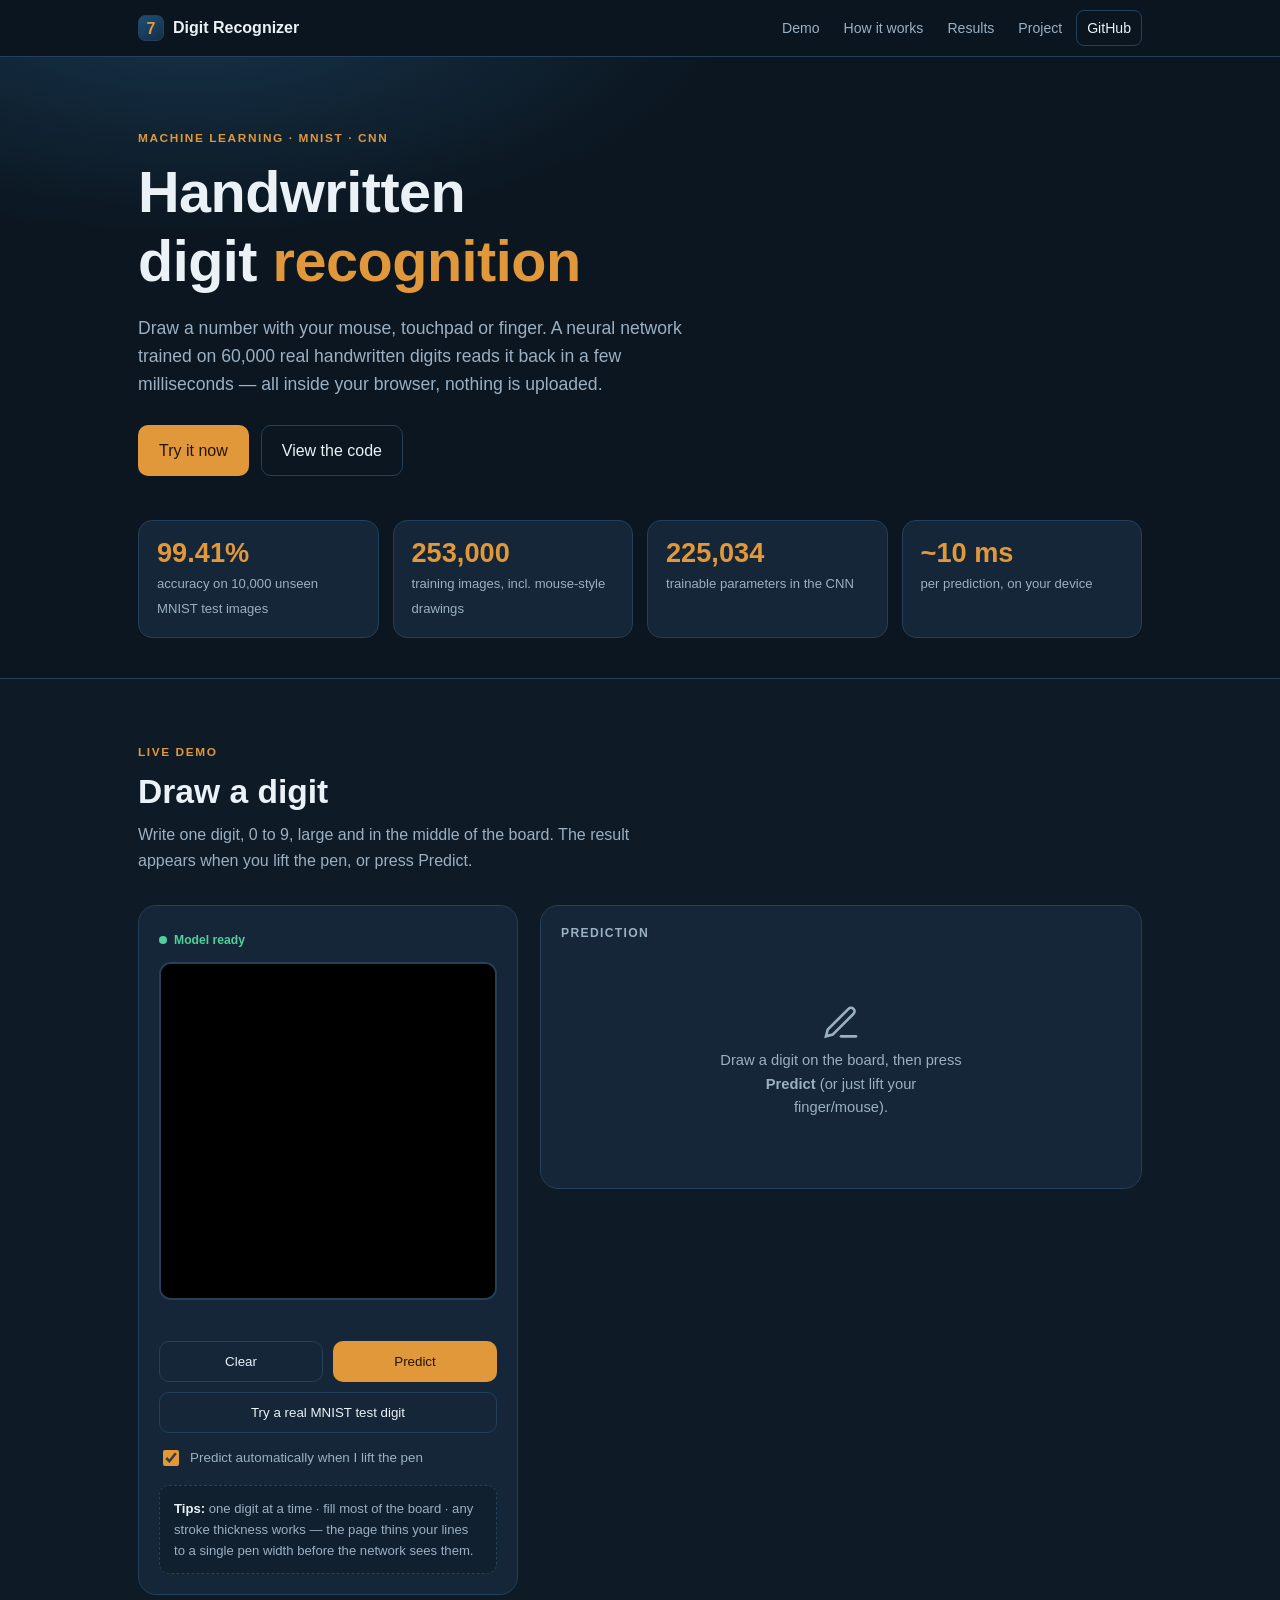
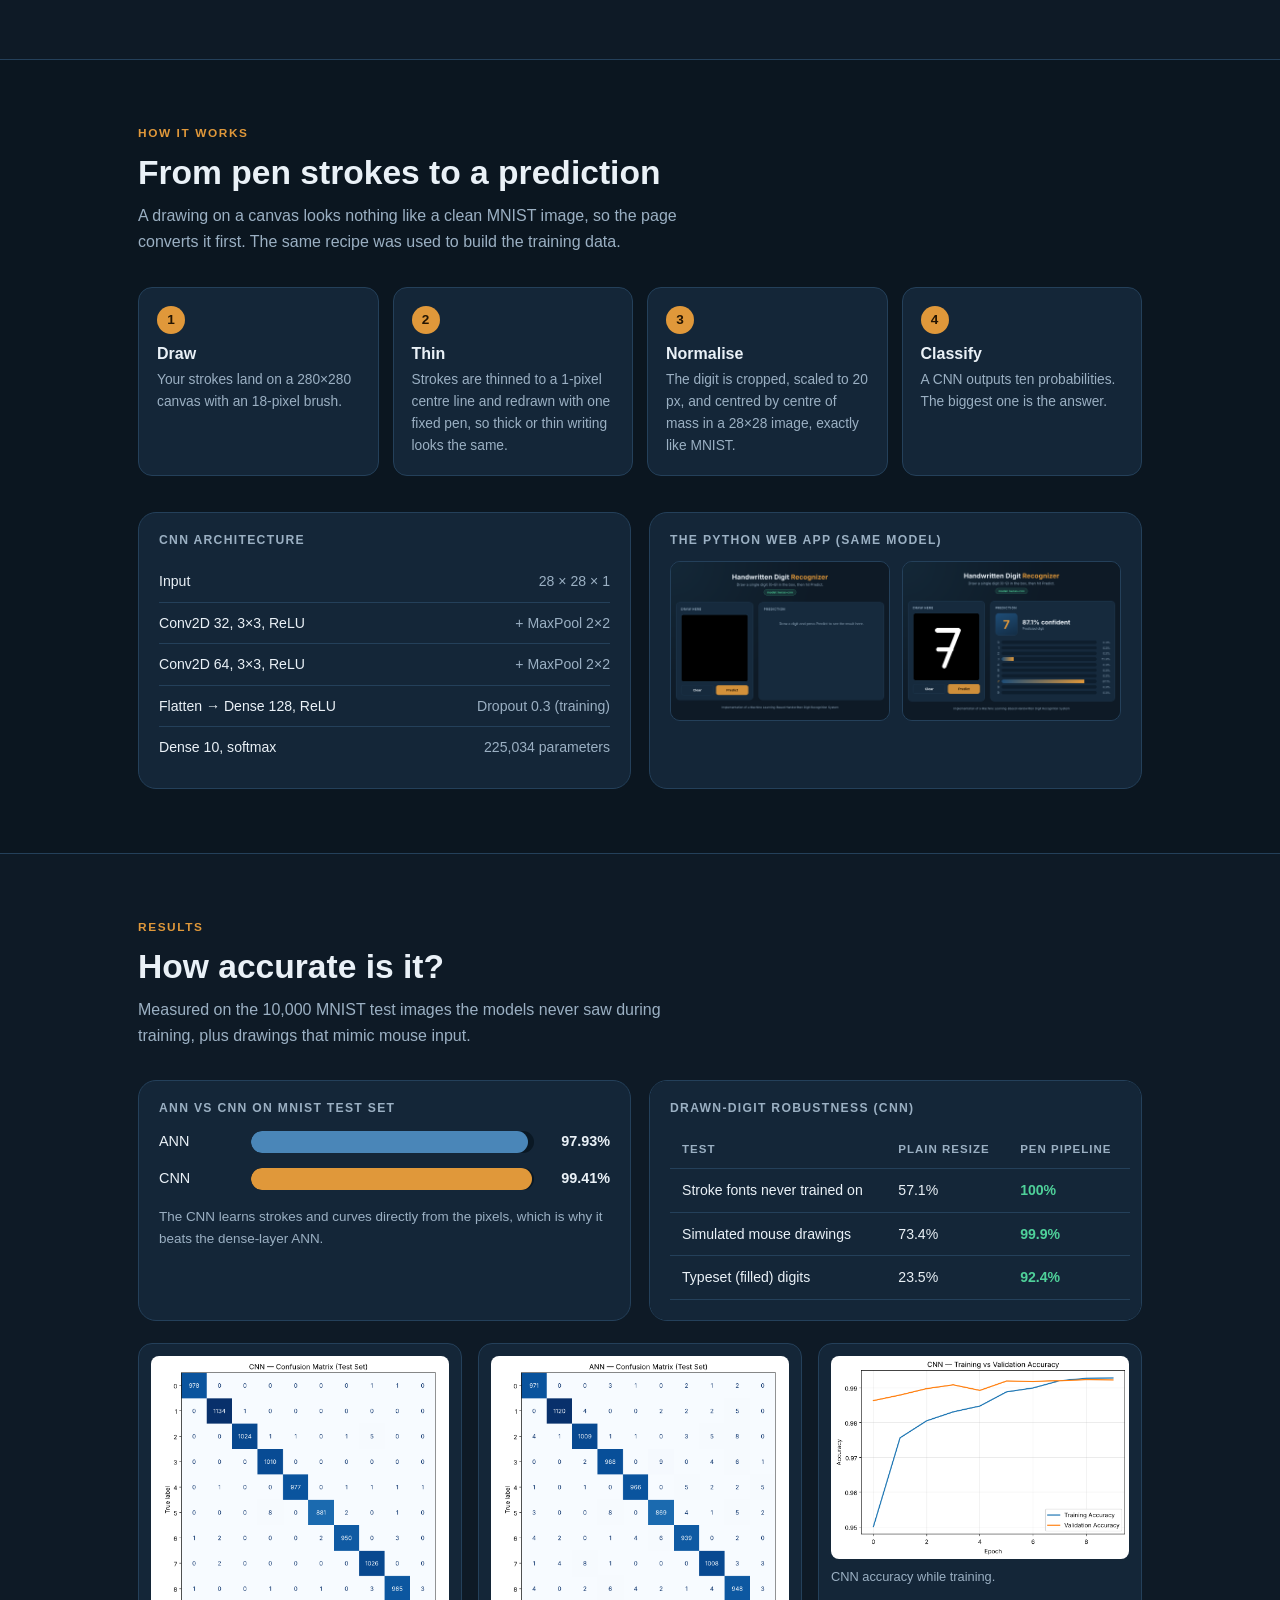
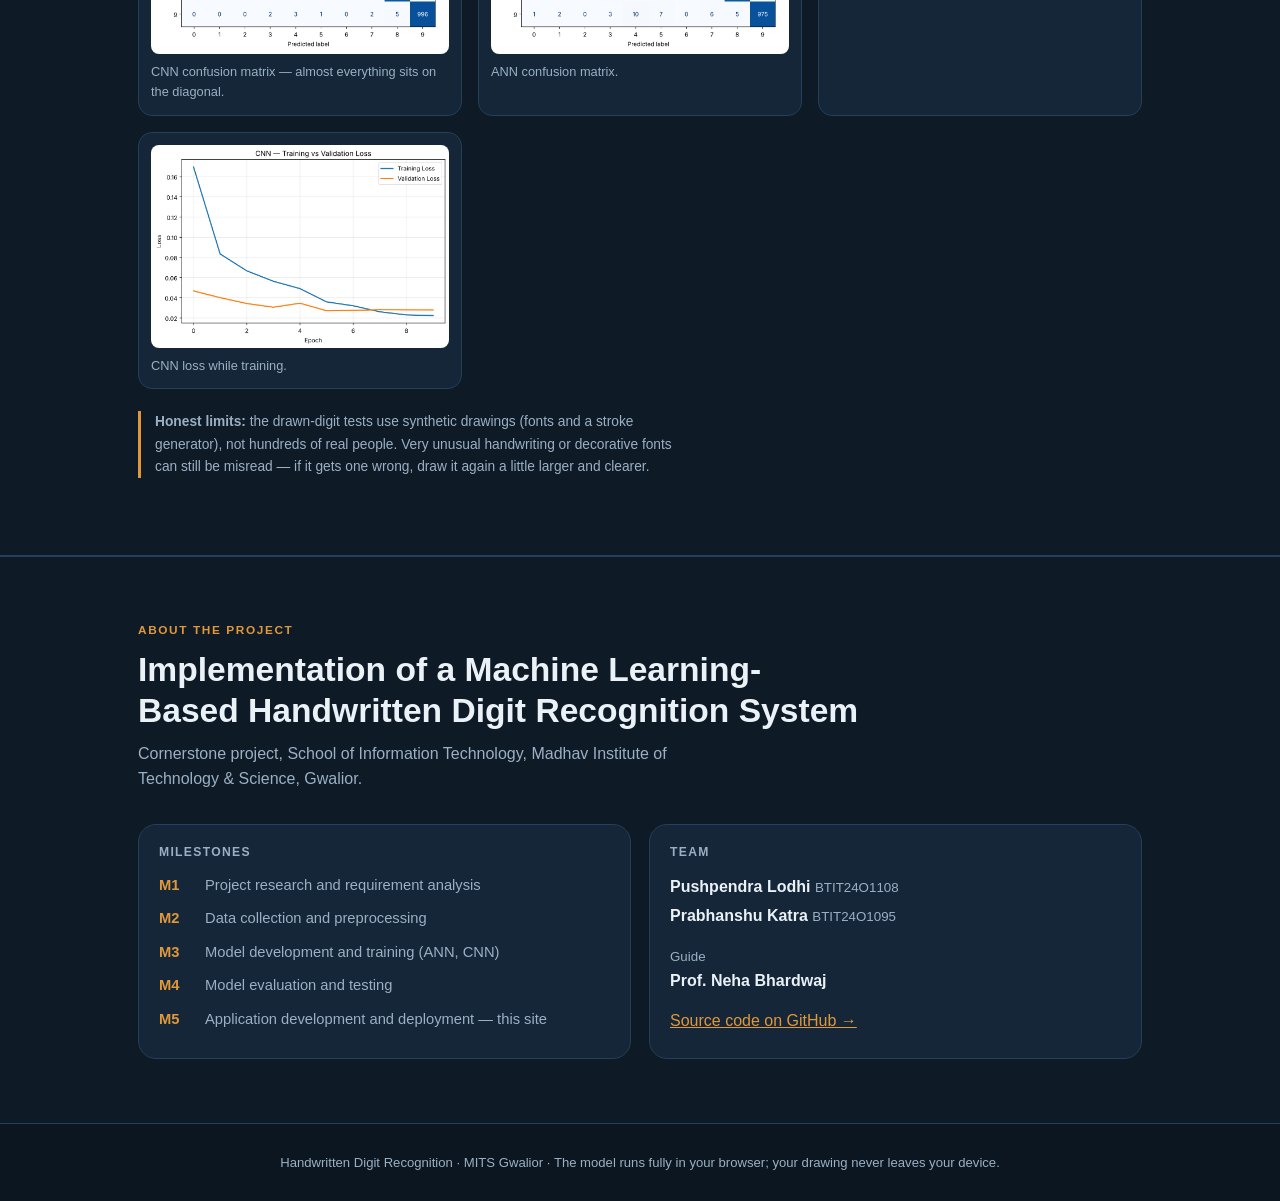
<file: index.html>
<!doctype html>
<html lang="en">
<head>
<meta charset="UTF-8">
<meta name="viewport" content="width=device-width, initial-scale=1, viewport-fit=cover">
<title>Handwritten Digit Recognition — CNN trained on MNIST</title>
<meta name="description" content="Draw a digit 0–9 and a convolutional neural network trained on MNIST recognises it instantly, entirely in your browser.">
<meta name="theme-color" content="#0b1620">
<meta name="apple-mobile-web-app-capable" content="yes">
<meta name="apple-mobile-web-app-title" content="Digit Recognizer">
<link rel="manifest" href="app.webmanifest">
<link rel="icon" href="icon-192.png">
<link rel="apple-touch-icon" href="apple-touch-icon.png">
<link rel="stylesheet" href="style.css">
</head>
<body>
<noscript>This site needs JavaScript to recognise digits.</noscript>

<nav><div class="wrap">
  <a class="brand" href="#top"><i>7</i> Digit Recognizer</a>
  <div class="links">
    <a href="#demo">Demo</a><a href="#how">How it works</a><a href="#results">Results</a><a href="#project">Project</a>
    <a class="gh" href="https://github.com/Pushpendralodhi/digit-recognition-system" target="_blank" rel="noopener">GitHub</a>
  </div>
</div></nav>

<header class="hero" id="top"><div class="wrap">
  <p class="eyebrow">Machine learning · MNIST · CNN</p>
  <h1>Handwritten digit <span>recognition</span></h1>
  <p class="sub">Draw a number with your mouse, touchpad or finger. A neural network trained on 60,000 real handwritten digits reads it back in a few milliseconds — all inside your browser, nothing is uploaded.</p>
  <div class="cta">
    <a class="btn primary" href="#demo">Try it now</a>
    <a class="btn ghost" href="https://github.com/Pushpendralodhi/digit-recognition-system" target="_blank" rel="noopener">View the code</a>
  </div>
  <div class="stats">
    <div class="stat"><b>99.41%</b><span>accuracy on 10,000 unseen MNIST test images</span></div>
    <div class="stat"><b>253,000</b><span>training images, incl. mouse-style drawings</span></div>
    <div class="stat"><b>225,034</b><span>trainable parameters in the CNN</span></div>
    <div class="stat"><b>~10 ms</b><span>per prediction, on your device</span></div>
  </div>
</div></header>

<section id="demo"><div class="wrap">
  <p class="eyebrow">Live demo</p>
  <h2 class="sec-title">Draw a digit</h2>
  <p class="sec-lead">Write one digit, 0 to 9, large and in the middle of the board. The result appears when you lift the pen, or press Predict.</p>
  <div class="demo-grid">
    <div class="panel">
      <div class="status" id="status-badge"><span class="dot"></span><span id="status-text">Loading model…</span></div>
      <canvas id="canvas" width="280" height="280" tabindex="0" aria-label="Drawing board: draw a digit here"></canvas>
      <p class="sample-note" id="sample-note">&nbsp;</p>
      <div class="row">
        <button class="btn ghost" id="clear-btn" type="button">Clear</button>
        <button class="btn primary" id="predict-btn" type="button" disabled>Predict</button>
      </div>
      <button class="btn ghost" id="sample-btn" type="button" style="width:100%;margin-top:10px" disabled>Try a real MNIST test digit</button>
      <label class="auto"><input type="checkbox" id="auto-predict" checked> Predict automatically when I lift the pen</label>
      <p class="tips"><b>Tips:</b> one digit at a time · fill most of the board · any stroke thickness works — the page thins your lines to a single pen width before the network sees them.</p>
    </div>
    <div class="panel">
      <h3>Prediction</h3>
      <div id="result-area"></div>
    </div>
  </div>
</div></section>

<section id="how"><div class="wrap">
  <p class="eyebrow">How it works</p>
  <h2 class="sec-title">From pen strokes to a prediction</h2>
  <p class="sec-lead">A drawing on a canvas looks nothing like a clean MNIST image, so the page converts it first. The same recipe was used to build the training data.</p>
  <ol class="steps">
    <li><h3>Draw</h3><p>Your strokes land on a 280×280 canvas with an 18-pixel brush.</p></li>
    <li><h3>Thin</h3><p>Strokes are thinned to a 1-pixel centre line and redrawn with one fixed pen, so thick or thin writing looks the same.</p></li>
    <li><h3>Normalise</h3><p>The digit is cropped, scaled to 20 px, and centred by centre of mass in a 28×28 image, exactly like MNIST.</p></li>
    <li><h3>Classify</h3><p>A CNN outputs ten probabilities. The biggest one is the answer.</p></li>
  </ol>
  <div class="two">
    <div class="panel">
      <h3>CNN architecture</h3>
      <ul class="arch">
        <li>Input <span>28 × 28 × 1</span></li>
        <li>Conv2D 32, 3×3, ReLU <span>+ MaxPool 2×2</span></li>
        <li>Conv2D 64, 3×3, ReLU <span>+ MaxPool 2×2</span></li>
        <li>Flatten → Dense 128, ReLU <span>Dropout 0.3 (training)</span></li>
        <li>Dense 10, softmax <span>225,034 parameters</span></li>
      </ul>
    </div>
    <div class="panel">
      <h3>The Python web app (same model)</h3>
      <div class="shots"><img src="assets/app_empty_state.png" alt="Flask app, empty drawing board" loading="lazy"><img src="assets/app_prediction_result.png" alt="Flask app showing a prediction" loading="lazy"></div>
    </div>
  </div>
</div></section>

<section id="results" style="background:var(--bg2);border-block:1px solid var(--line)"><div class="wrap">
  <p class="eyebrow">Results</p>
  <h2 class="sec-title">How accurate is it?</h2>
  <p class="sec-lead">Measured on the 10,000 MNIST test images the models never saw during training, plus drawings that mimic mouse input.</p>
  <div class="two">
    <div class="panel">
      <h3>ANN vs CNN on MNIST test set</h3>
      <div class="cmp">
        <div class="r"><span>ANN</span><div class="t"><div class="f" style="width:97.93%;background:#4a86b8"></div></div><span class="v">97.93%</span></div>
        <div class="r"><span>CNN</span><div class="t"><div class="f" style="width:99.41%;background:var(--amber)"></div></div><span class="v">99.41%</span></div>
      </div>
      <p class="sec-lead" style="margin:16px 0 0;font-size:.84rem">The CNN learns strokes and curves directly from the pixels, which is why it beats the dense-layer ANN.</p>
    </div>
    <div class="panel tbl-wrap">
      <h3>Drawn-digit robustness (CNN)</h3>
      <table>
        <tr><th>Test</th><th>Plain resize</th><th>Pen pipeline</th></tr>
        <tr><td>Stroke fonts never trained on</td><td>57.1%</td><td class="good">100%</td></tr>
        <tr><td>Simulated mouse drawings</td><td>73.4%</td><td class="good">99.9%</td></tr>
        <tr><td>Typeset (filled) digits</td><td>23.5%</td><td class="good">92.4%</td></tr>
      </table>
    </div>
  </div>
  <div class="charts">
    <figure class="chart"><img src="assets/cnn_confusion_matrix.png" alt="CNN confusion matrix" loading="lazy"><figcaption>CNN confusion matrix — almost everything sits on the diagonal.</figcaption></figure>
    <figure class="chart"><img src="assets/ann_confusion_matrix.png" alt="ANN confusion matrix" loading="lazy"><figcaption>ANN confusion matrix.</figcaption></figure>
    <figure class="chart"><img src="assets/cnn_accuracy.png" alt="CNN training accuracy curve" loading="lazy"><figcaption>CNN accuracy while training.</figcaption></figure>
    <figure class="chart"><img src="assets/cnn_loss.png" alt="CNN training loss curve" loading="lazy"><figcaption>CNN loss while training.</figcaption></figure>
  </div>
  <p class="honest"><b>Honest limits:</b> the drawn-digit tests use synthetic drawings (fonts and a stroke generator), not hundreds of real people. Very unusual handwriting or decorative fonts can still be misread — if it gets one wrong, draw it again a little larger and clearer.</p>
</div></section>

<section id="project"><div class="wrap">
  <p class="eyebrow">About the project</p>
  <h2 class="sec-title">Implementation of a Machine Learning-Based Handwritten Digit Recognition System</h2>
  <p class="sec-lead">Cornerstone project, School of Information Technology, Madhav Institute of Technology &amp; Science, Gwalior.</p>
  <div class="two">
    <div class="panel">
      <h3>Milestones</h3>
      <ul class="ms">
        <li><b>M1</b><span>Project research and requirement analysis</span></li>
        <li><b>M2</b><span>Data collection and preprocessing</span></li>
        <li><b>M3</b><span>Model development and training (ANN, CNN)</span></li>
        <li><b>M4</b><span>Model evaluation and testing</span></li>
        <li><b>M5</b><span>Application development and deployment — this site</span></li>
      </ul>
    </div>
    <div class="panel team">
      <h3>Team</h3>
      <p><b>Pushpendra Lodhi</b> <small>BTIT24O1108</small></p>
      <p><b>Prabhanshu Katra</b> <small>BTIT24O1095</small></p>
      <p style="margin-top:14px"><small>Guide</small><br><b>Prof. Neha Bhardwaj</b></p>
      <p style="margin-top:14px"><a href="https://github.com/Pushpendralodhi/digit-recognition-system" target="_blank" rel="noopener">Source code on GitHub →</a></p>
    </div>
  </div>
</div></section>

<footer>Handwritten Digit Recognition · MITS Gwalior · The model runs fully in your browser; your drawing never leaves your device.</footer>

<script src="model-data.js"></script>
<script src="engine.js"></script>
<script src="ui.js"></script>
</body>
</html>
</file>
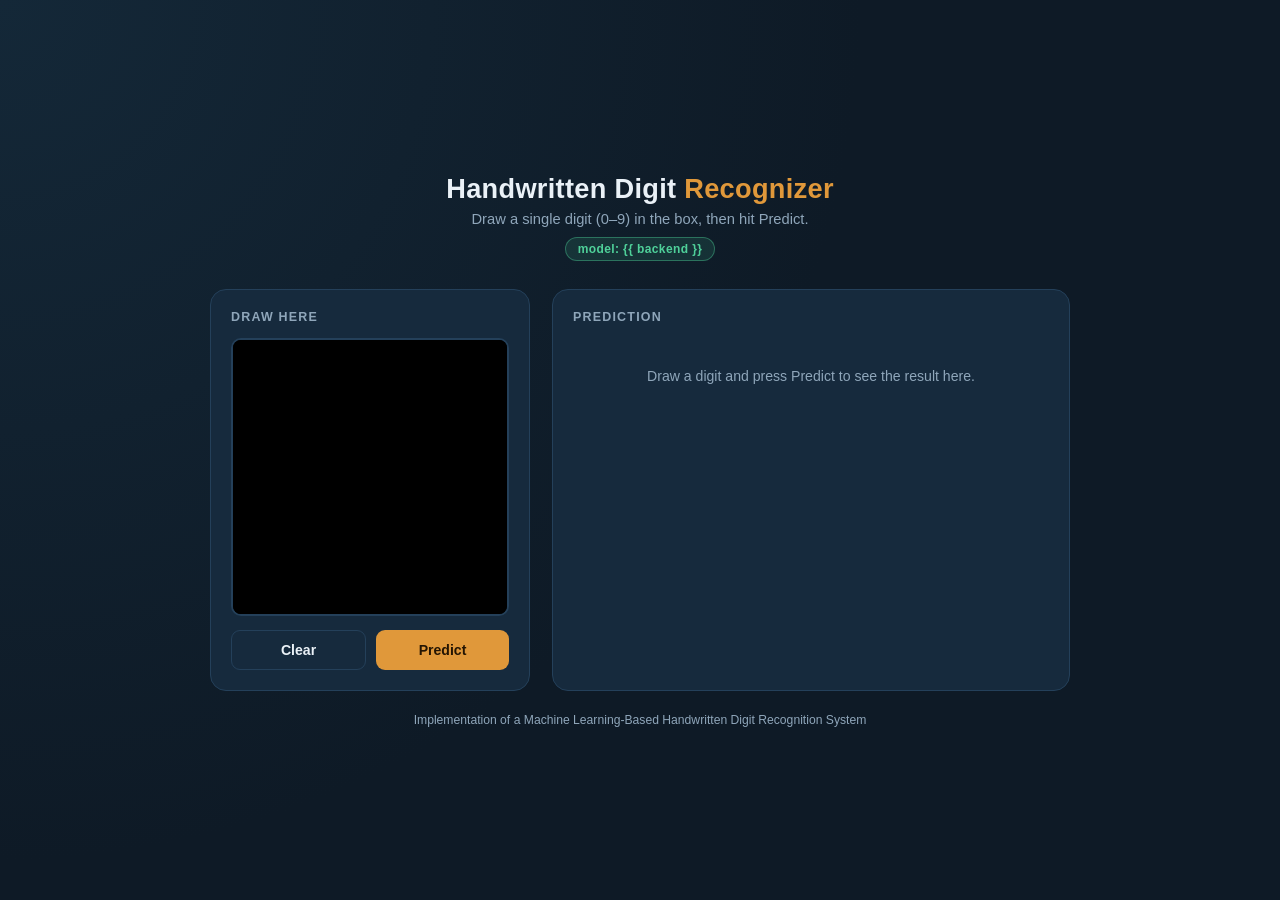
<file: app/templates/index.html>
<!DOCTYPE html>
<html lang="en">
<head>
<meta charset="UTF-8">
<meta name="viewport" content="width=device-width, initial-scale=1">
<title>Digit Recognizer</title>
<style>
  :root {
    --bg: #0E1A26;
    --panel: #162A3D;
    --panel-border: #24405A;
    --navy: #1F4E78;
    --amber: #E0983A;
    --text: #EAF1F7;
    --text-dim: #8FA6BA;
    --good: #4FD19A;
  }
  * { box-sizing: border-box; }
  body {
    margin: 0;
    min-height: 100vh;
    background: radial-gradient(circle at top left, #142838 0%, var(--bg) 55%);
    font-family: -apple-system, BlinkMacSystemFont, "Segoe UI", Roboto, Helvetica, Arial, sans-serif;
    color: var(--text);
    display: flex;
    align-items: center;
    justify-content: center;
    padding: 32px 16px;
  }
  .wrap { width: 100%; max-width: 860px; }
  header { text-align: center; margin-bottom: 28px; }
  header h1 {
    margin: 0 0 6px;
    font-size: 1.7rem;
    letter-spacing: 0.3px;
  }
  header h1 span { color: var(--amber); }
  header p { margin: 0; color: var(--text-dim); font-size: 0.92rem; }
  .badge {
    display: inline-block;
    margin-top: 10px;
    padding: 4px 12px;
    border-radius: 999px;
    background: rgba(79, 209, 154, 0.12);
    border: 1px solid rgba(79, 209, 154, 0.4);
    color: var(--good);
    font-size: 0.75rem;
    font-weight: 600;
    letter-spacing: 0.4px;
  }
  .grid {
    display: grid;
    grid-template-columns: 320px 1fr;
    gap: 22px;
  }
  @media (max-width: 700px) { .grid { grid-template-columns: 1fr; } }
  .panel {
    background: var(--panel);
    border: 1px solid var(--panel-border);
    border-radius: 16px;
    padding: 20px;
  }
  .panel h2 {
    margin: 0 0 14px;
    font-size: 0.78rem;
    text-transform: uppercase;
    letter-spacing: 1.2px;
    color: var(--text-dim);
    font-weight: 700;
  }
  #canvas {
    width: 100%;
    aspect-ratio: 1 / 1;
    background: #000;
    border-radius: 10px;
    border: 2px solid var(--panel-border);
    touch-action: none;
    cursor: crosshair;
    display: block;
  }
  .btn-row { display: flex; gap: 10px; margin-top: 14px; }
  button {
    flex: 1;
    border: none;
    border-radius: 9px;
    padding: 11px 14px;
    font-size: 0.88rem;
    font-weight: 600;
    cursor: pointer;
    transition: transform 0.08s ease, opacity 0.15s ease;
  }
  button:active { transform: scale(0.97); }
  .btn-primary { background: var(--amber); color: #241503; }
  .btn-secondary { background: transparent; color: var(--text); border: 1px solid var(--panel-border); }
  .btn-primary:hover { opacity: 0.92; }
  .btn-secondary:hover { border-color: var(--amber); color: var(--amber); }

  .result-hero { display: flex; align-items: center; gap: 20px; margin-bottom: 20px; }
  .result-digit {
    width: 92px; height: 92px;
    border-radius: 14px;
    background: linear-gradient(160deg, var(--navy), #142e46);
    border: 1px solid var(--panel-border);
    display: flex; align-items: center; justify-content: center;
    font-size: 3rem; font-weight: 700; color: var(--amber);
    flex-shrink: 0;
  }
  .result-meta .conf { font-size: 1.6rem; font-weight: 700; }
  .result-meta .label { color: var(--text-dim); font-size: 0.82rem; margin-top: 2px; }

  .bar-row { display: flex; align-items: center; gap: 10px; margin-bottom: 7px; }
  .bar-row .digit-label { width: 16px; font-size: 0.82rem; color: var(--text-dim); text-align: right; }
  .bar-track { flex: 1; height: 14px; background: #0E1E2D; border-radius: 7px; overflow: hidden; }
  .bar-fill { height: 100%; background: linear-gradient(90deg, var(--navy), var(--amber)); width: 0%; transition: width 0.35s ease; }
  .bar-row .pct { width: 46px; font-size: 0.76rem; color: var(--text-dim); text-align: right; }
  .bar-row.top .digit-label { color: var(--amber); font-weight: 700; }

  .placeholder { color: var(--text-dim); font-size: 0.88rem; text-align: center; padding: 30px 0; }
  footer { text-align: center; margin-top: 22px; color: var(--text-dim); font-size: 0.76rem; }
</style>
</head>
<body>
<div class="wrap">
  <header>
    <h1>Handwritten Digit <span>Recognizer</span></h1>
    <p>Draw a single digit (0–9) in the box, then hit Predict.</p>
    <div class="badge" id="backend-badge">model: {{ backend }}</div>
  </header>

  <div class="grid">
    <div class="panel">
      <h2>Draw here</h2>
      <canvas id="canvas" width="280" height="280"></canvas>
      <div class="btn-row">
        <button class="btn-secondary" id="clear-btn">Clear</button>
        <button class="btn-primary" id="predict-btn">Predict</button>
      </div>
    </div>

    <div class="panel">
      <h2>Prediction</h2>
      <div id="result-area">
        <div class="placeholder">Draw a digit and press Predict to see the result here.</div>
      </div>
    </div>
  </div>

  <footer>Implementation of a Machine Learning-Based Handwritten Digit Recognition System</footer>
</div>

<script>
const canvas = document.getElementById('canvas');
const ctx = canvas.getContext('2d');
let drawing = false;
let hasDrawn = false;

function resetCanvas() {
  ctx.fillStyle = '#000';
  ctx.fillRect(0, 0, canvas.width, canvas.height);
  ctx.lineWidth = 18;
  ctx.lineCap = 'round';
  ctx.lineJoin = 'round';
  ctx.strokeStyle = '#FFFFFF';
  hasDrawn = false;
}
resetCanvas();

function getPos(e) {
  const rect = canvas.getBoundingClientRect();
  const scaleX = canvas.width / rect.width;
  const scaleY = canvas.height / rect.height;
  const clientX = e.touches ? e.touches[0].clientX : e.clientX;
  const clientY = e.touches ? e.touches[0].clientY : e.clientY;
  return { x: (clientX - rect.left) * scaleX, y: (clientY - rect.top) * scaleY };
}

function start(e) {
  drawing = true; hasDrawn = true;
  const p = getPos(e);
  ctx.beginPath();
  ctx.moveTo(p.x, p.y);
  e.preventDefault();
}
function move(e) {
  if (!drawing) return;
  const p = getPos(e);
  ctx.lineTo(p.x, p.y);
  ctx.stroke();
  e.preventDefault();
}
function end() { drawing = false; }

canvas.addEventListener('mousedown', start);
canvas.addEventListener('mousemove', move);
window.addEventListener('mouseup', end);
canvas.addEventListener('touchstart', start);
canvas.addEventListener('touchmove', move);
window.addEventListener('touchend', end);

document.getElementById('clear-btn').addEventListener('click', () => {
  resetCanvas();
  document.getElementById('result-area').innerHTML =
    '<div class="placeholder">Draw a digit and press Predict to see the result here.</div>';
});

document.getElementById('predict-btn').addEventListener('click', async () => {
  if (!hasDrawn) return;
  const dataUrl = canvas.toDataURL('image/png');
  const resultArea = document.getElementById('result-area');
  resultArea.innerHTML = '<div class="placeholder">Predicting…</div>';

  try {
    const res = await fetch('/predict', {
      method: 'POST',
      headers: { 'Content-Type': 'application/json' },
      body: JSON.stringify({ image: dataUrl }),
    });
    const data = await res.json();
    if (data.error) { resultArea.innerHTML = '<div class="placeholder">' + data.error + '</div>'; return; }
    renderResult(data);
  } catch (err) {
    resultArea.innerHTML = '<div class="placeholder">Could not reach the server: ' + err + '</div>';
  }
});

function renderResult(data) {
  const { prediction, probabilities } = data;
  const maxP = Math.max(...probabilities);

  let bars = '';
  for (let d = 0; d < 10; d++) {
    const pct = (probabilities[d] * 100).toFixed(1);
    const isTop = d === prediction;
    bars += `
      <div class="bar-row ${isTop ? 'top' : ''}">
        <div class="digit-label">${d}</div>
        <div class="bar-track"><div class="bar-fill" style="width:${pct}%"></div></div>
        <div class="pct">${pct}%</div>
      </div>`;
  }

  document.getElementById('result-area').innerHTML = `
    <div class="result-hero">
      <div class="result-digit">${prediction}</div>
      <div class="result-meta">
        <div class="conf">${(maxP * 100).toFixed(1)}% confident</div>
        <div class="label">Predicted digit</div>
      </div>
    </div>
    ${bars}
  `;
}
</script>
</body>
</html>
</file>
<file: style.css>
:root{--bg:#0b1620;--bg2:#0e1a26;--panel:#142638;--panel2:#10202f;--line:#24405a;--navy:#1f4e78;--amber:#e0983a;--amber-d:#241503;--text:#eaf1f7;--dim:#9bb0c3;--good:#4fd19a;--bad:#ef6f6f;color-scheme:dark}
*{box-sizing:border-box}
html{scroll-behavior:smooth;scroll-padding-top:70px}
body{margin:0;background:var(--bg);color:var(--text);font:16px/1.6 -apple-system,BlinkMacSystemFont,"Segoe UI",Roboto,Helvetica,Arial,sans-serif;-webkit-text-size-adjust:100%}
a{color:var(--amber)}
.wrap{width:100%;max-width:1040px;margin:0 auto;padding-left:max(18px,env(safe-area-inset-left,0px));padding-right:max(18px,env(safe-area-inset-right,0px))}
h1,h2,h3{line-height:1.2;text-wrap:balance;margin:0}
section{padding-block:64px}
.eyebrow{font-size:.74rem;text-transform:uppercase;letter-spacing:1.6px;color:var(--amber);font-weight:700;margin:0 0 10px}
.sec-title{font-size:clamp(1.5rem,3.5vw,2.1rem);margin-bottom:10px}
.sec-lead{color:var(--dim);max-width:62ch;margin:0 0 32px}

/* nav */
nav{position:sticky;top:0;z-index:20;background:rgba(11,22,32,.88);backdrop-filter:blur(10px);border-bottom:1px solid var(--line);padding-top:env(safe-area-inset-top,0px)}
nav .wrap{display:flex;align-items:center;justify-content:space-between;gap:12px;height:56px}
.brand{font-weight:700;color:var(--text);text-decoration:none;display:flex;align-items:center;gap:9px;white-space:nowrap}
.brand i{width:26px;height:26px;border-radius:7px;background:linear-gradient(150deg,var(--navy),#142e46);border:1px solid var(--line);display:grid;place-items:center;color:var(--amber);font:700 .9rem/1 inherit;font-style:normal}
.links{display:flex;gap:4px;align-items:center}
.links a{color:var(--dim);text-decoration:none;font-size:.88rem;padding:6px 10px;border-radius:8px}
.links a:hover{color:var(--text);background:var(--panel)}
.links a.gh{border:1px solid var(--line);color:var(--text)}
@media(max-width:700px){.links a:not(.gh){display:none}}

/* hero */
.hero{padding-block:72px 40px;background:radial-gradient(900px 400px at 15% -10%,#17354d 0%,transparent 60%)}
.hero h1{font-size:clamp(2.2rem,6vw,3.6rem);letter-spacing:-.5px;max-width:15ch}
.hero h1 span{color:var(--amber)}
.hero p.sub{font-size:1.1rem;color:var(--dim);max-width:56ch;margin:18px 0 26px}
.cta{display:flex;gap:12px;flex-wrap:wrap}
.btn{display:inline-flex;align-items:center;justify-content:center;gap:8px;border:1px solid transparent;border-radius:10px;padding:12px 20px;font:600 .95rem/1 inherit;cursor:pointer;text-decoration:none;transition:transform .08s,opacity .15s,border-color .15s}
.btn:active{transform:scale(.97)}
.btn:disabled{opacity:.45;cursor:not-allowed}
.btn.primary{background:var(--amber);color:var(--amber-d)}
.btn.primary:hover:not(:disabled){opacity:.92}
.btn.ghost{background:transparent;color:var(--text);border-color:var(--line)}
.btn.ghost:hover:not(:disabled){border-color:var(--amber);color:var(--amber)}
.stats{display:grid;grid-template-columns:repeat(4,1fr);gap:14px;margin-top:44px}
@media(max-width:760px){.stats{grid-template-columns:repeat(2,1fr)}}
.stat{background:var(--panel);border:1px solid var(--line);border-radius:14px;padding:16px 18px;min-width:0}
.stat b{display:block;font-size:1.7rem;color:var(--amber);font-variant-numeric:tabular-nums;line-height:1.2}
.stat span{font-size:.82rem;color:var(--dim)}

/* demo */
#demo{background:var(--bg2);border-block:1px solid var(--line)}
.demo-grid{display:grid;grid-template-columns:minmax(0,380px) minmax(0,1fr);gap:22px;align-items:start}
@media(max-width:820px){.demo-grid{grid-template-columns:1fr}}
.panel{background:var(--panel);border:1px solid var(--line);border-radius:18px;padding:20px;min-width:0}
.panel h3{font-size:.76rem;text-transform:uppercase;letter-spacing:1.3px;color:var(--dim);margin-bottom:14px}
.status{display:inline-flex;align-items:center;gap:7px;font-size:.76rem;font-weight:600;color:var(--dim);margin-bottom:12px}
.status .dot{width:8px;height:8px;border-radius:50%;background:var(--amber);animation:pulse 1.2s infinite}
.status[data-state=ok]{color:var(--good)} .status[data-state=ok] .dot{background:var(--good);animation:none}
.status[data-state=err]{color:var(--bad)} .status[data-state=err] .dot{background:var(--bad);animation:none}
@keyframes pulse{50%{opacity:.35}}
#canvas{display:block;width:100%;aspect-ratio:1/1;background:#000;border:2px solid var(--line);border-radius:12px;touch-action:none;cursor:crosshair;-webkit-user-select:none;user-select:none}
#canvas:focus-visible{outline:3px solid var(--amber)}
.sample-note{min-height:1.4em;margin:10px 0 0;font-size:.82rem;color:var(--dim)}
.sample-note b{color:var(--amber)}
.row{display:flex;gap:10px;margin-top:10px}
.row .btn{flex:1;padding:12px 10px}
.auto{display:flex;align-items:center;gap:8px;margin-top:14px;font-size:.84rem;color:var(--dim);cursor:pointer}
.auto input{accent-color:var(--amber);width:16px;height:16px}
.tips{margin:16px 0 0;padding:12px 14px;background:var(--panel2);border:1px dashed var(--line);border-radius:10px;font-size:.82rem;color:var(--dim)}
.tips b{color:var(--text)}
.placeholder{display:flex;flex-direction:column;align-items:center;gap:6px;text-align:center;color:var(--dim);padding:48px 12px}
.placeholder p{margin:0;max-width:30ch;font-size:.92rem}
.result-hero{display:flex;gap:18px;align-items:center;margin-bottom:18px}
.result-digit{width:96px;height:96px;flex:none;border-radius:16px;background:linear-gradient(160deg,var(--navy),#142e46);border:1px solid var(--line);display:grid;place-items:center;font-size:3.4rem;font-weight:700;color:var(--amber)}
.conf{font-size:1.6rem;font-weight:700;font-variant-numeric:tabular-nums;line-height:1.2}
.label{font-size:.82rem;color:var(--dim)}
.verdict{font-size:.8rem;font-weight:600;margin-top:6px}
.verdict.ok{color:var(--good)} .verdict.miss{color:var(--amber)}
.stages{display:flex;align-items:center;gap:10px;flex-wrap:wrap;margin-bottom:18px;padding:12px;background:var(--panel2);border:1px solid var(--line);border-radius:12px}
.stages figure{margin:0;text-align:center}
.stages canvas{display:block;width:64px;height:64px;object-fit:contain;image-rendering:pixelated;background:#000;border:1px solid var(--line);border-radius:6px}
.stages figcaption{font-size:.66rem;color:var(--dim);margin-top:3px}
.stages .arrow{color:var(--amber);font-size:1.2rem}
.stages p{flex:1 1 180px;margin:0;font-size:.76rem;color:var(--dim)}
.bar-row{display:flex;align-items:center;gap:10px;margin-bottom:7px}
.digit-label{width:16px;text-align:right;font-size:.84rem;color:var(--dim);font-variant-numeric:tabular-nums}
.bar-row.top .digit-label{color:var(--amber);font-weight:700}
.bar-track{flex:1;min-width:0;height:14px;background:#0a1824;border-radius:7px;overflow:hidden}
.bar-fill{height:100%;background:linear-gradient(90deg,var(--navy),var(--amber));transition:width .35s}
.pct{width:48px;text-align:right;font-size:.76rem;color:var(--dim);font-variant-numeric:tabular-nums}

/* how it works */
.steps{display:grid;grid-template-columns:repeat(4,1fr);gap:14px;counter-reset:s;margin:0 0 36px;padding:0;list-style:none}
@media(max-width:860px){.steps{grid-template-columns:repeat(2,1fr)}}
@media(max-width:480px){.steps{grid-template-columns:1fr}}
.steps li{counter-increment:s;background:var(--panel);border:1px solid var(--line);border-radius:14px;padding:18px;min-width:0}
.steps li::before{content:counter(s);display:grid;place-items:center;width:28px;height:28px;border-radius:50%;background:var(--amber);color:var(--amber-d);font-weight:700;font-size:.85rem;margin-bottom:10px}
.steps h3{font-size:1rem;margin-bottom:6px}
.steps p{margin:0;font-size:.86rem;color:var(--dim)}
.two{display:grid;grid-template-columns:1fr 1fr;gap:18px}
@media(max-width:760px){.two{grid-template-columns:1fr}}
.arch{margin:0;padding:0;list-style:none;font-size:.88rem}
.arch li{display:flex;justify-content:space-between;gap:12px;padding:9px 0;border-bottom:1px solid var(--line)}
.arch li:last-child{border:0}
.arch span{color:var(--dim);text-align:right}
.shots{display:grid;grid-template-columns:1fr 1fr;gap:12px}
.shots img{width:100%;height:auto;border-radius:10px;border:1px solid var(--line);display:block}

/* results */
.cmp{display:flex;flex-direction:column;gap:14px}
.cmp .r{display:grid;grid-template-columns:80px 1fr 64px;gap:12px;align-items:center;font-size:.9rem}
.cmp .t{height:22px;background:#0a1824;border-radius:11px;overflow:hidden}
.cmp .f{height:100%;border-radius:11px}
.cmp .v{text-align:right;font-weight:700;font-variant-numeric:tabular-nums}
.tbl-wrap{overflow-x:auto}
table{width:100%;border-collapse:collapse;font-size:.88rem;min-width:460px}
th,td{text-align:left;padding:10px 12px;border-bottom:1px solid var(--line)}
th{font-size:.72rem;text-transform:uppercase;letter-spacing:1px;color:var(--dim)}
td.good{color:var(--good);font-weight:700}
.charts{display:grid;grid-template-columns:repeat(auto-fit,minmax(260px,1fr));gap:16px;margin-top:22px}
.chart{background:var(--panel);border:1px solid var(--line);border-radius:14px;padding:12px;margin:0}
.chart img{display:block;width:100%;height:auto;border-radius:8px;background:#fff}
.chart figcaption{font-size:.8rem;color:var(--dim);margin-top:8px}
.honest{margin-top:22px;font-size:.86rem;color:var(--dim);border-left:3px solid var(--amber);padding-left:14px;max-width:70ch}

/* project */
#project{background:var(--bg2);border-top:1px solid var(--line)}
.ms{margin:0;padding:0;list-style:none;display:flex;flex-direction:column;gap:10px}
.ms li{display:flex;gap:12px;align-items:baseline;font-size:.92rem}
.ms b{flex:none;width:34px;color:var(--amber)}
.ms span{color:var(--dim)}
.team p{margin:0 0 4px}
.team small{color:var(--dim)}
footer{padding:28px max(18px,env(safe-area-inset-left,0px)) calc(28px + env(safe-area-inset-bottom,0px));text-align:center;color:var(--dim);font-size:.82rem;border-top:1px solid var(--line)}
noscript{display:block;padding:14px;text-align:center;background:#3a1d1d;color:#fff}
[hidden]{display:none!important}
</file>
